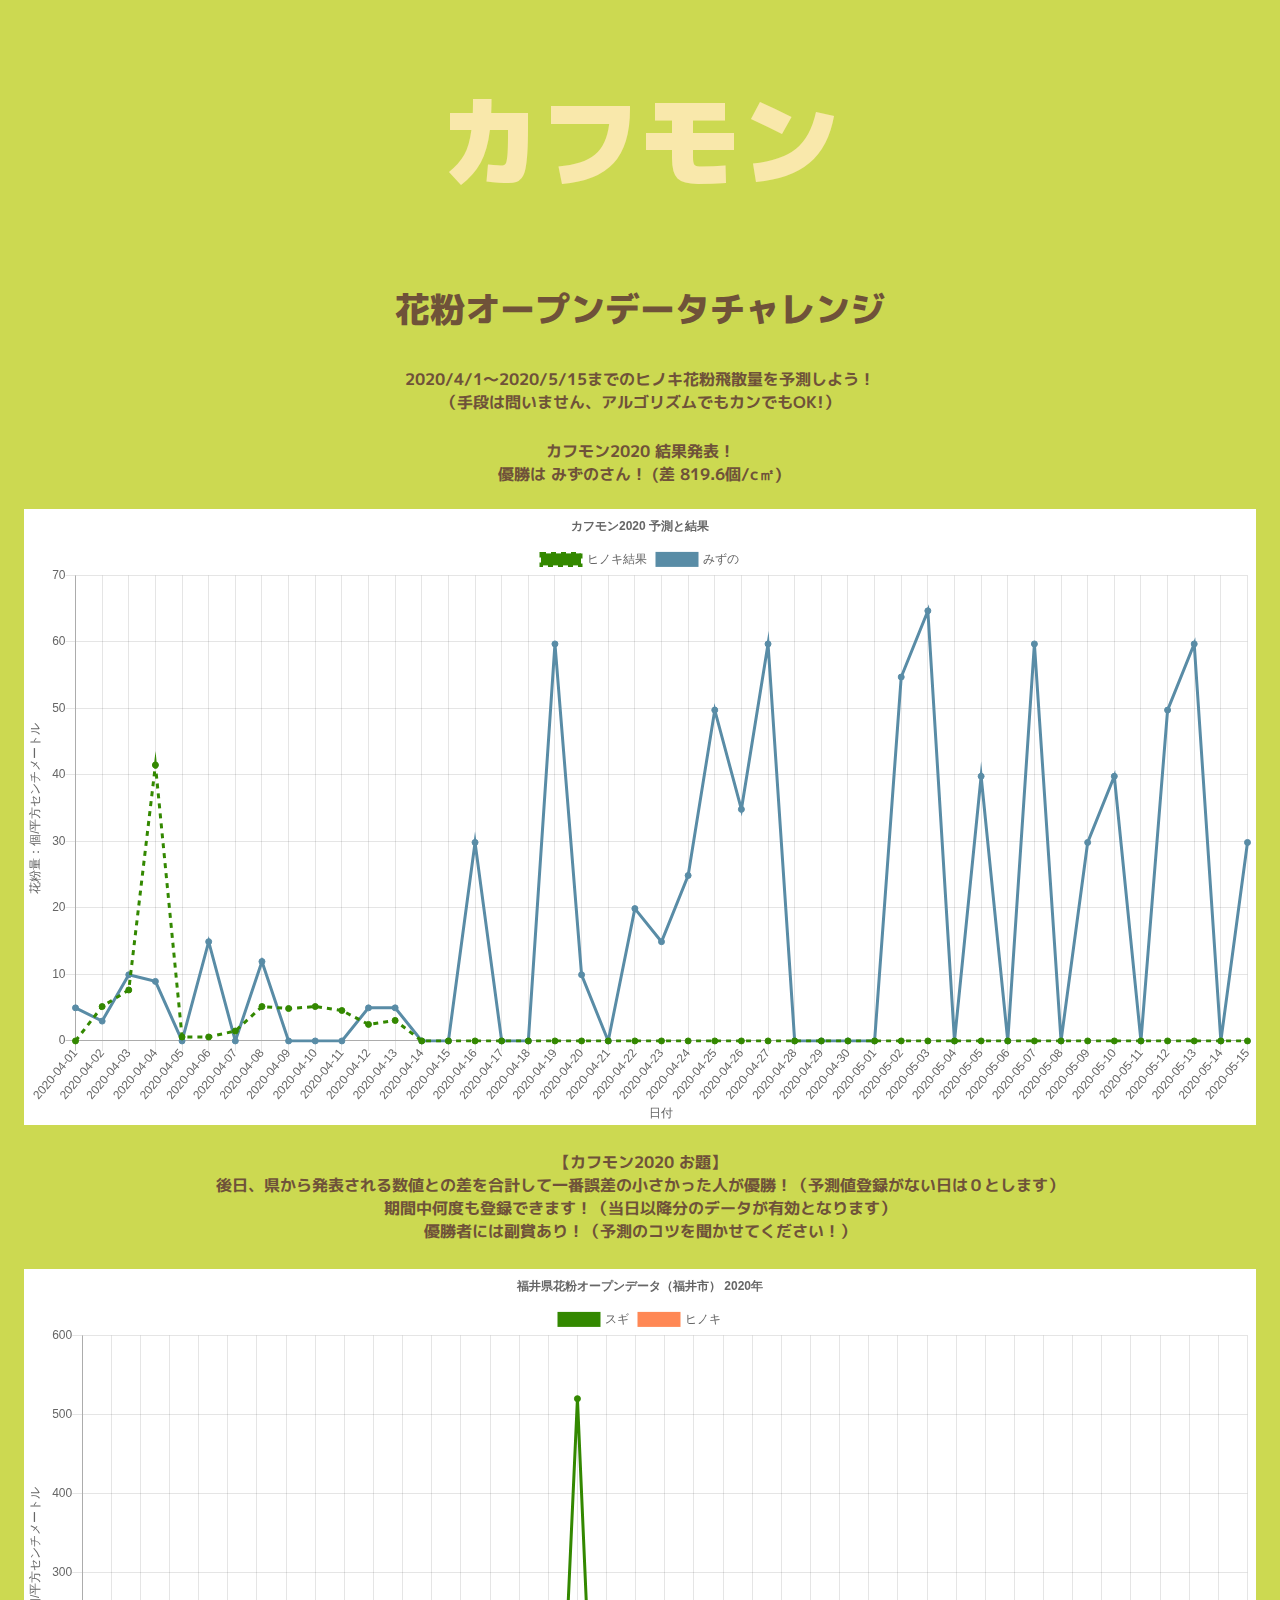
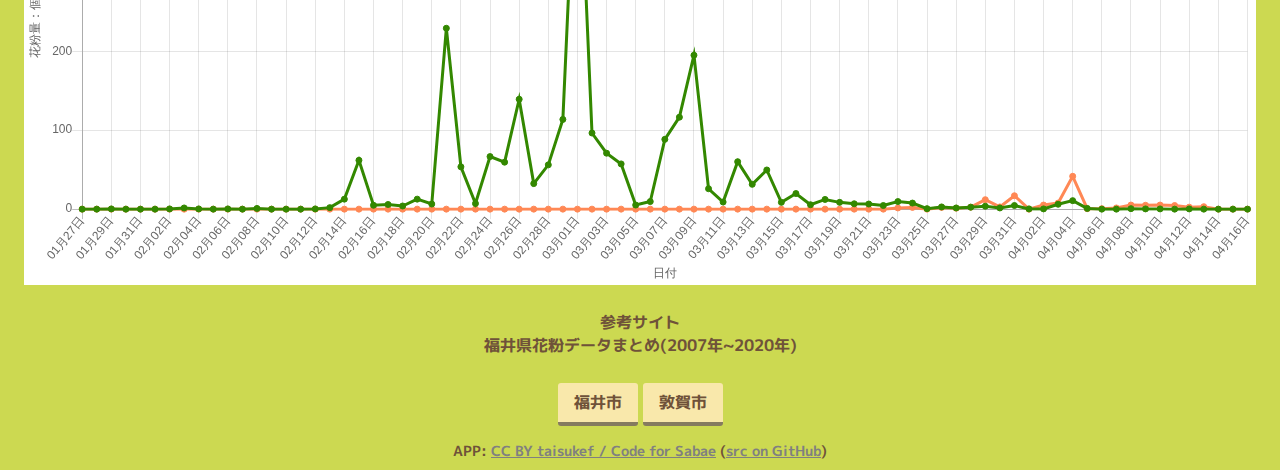
<file: index.html>
<!DOCTYPE html>
<html lang='ja'>

<head>
	<meta charset='utf-8' />
	<title>カフモン - 花粉オープンデータチャレンジ</title>
	<meta property="og:title" content="カフモン - 花粉オープンデータチャレンジ"/>
	<meta property="og:description" content="2020/4/1〜2020/5/15までのヒノキ花粉飛散量を予測しよう！（手段は問いません、アルゴリズムでもカンでもOK!）"/>
	<link rel="icon" type="image/png" href="kafumon_icon.png"/>
	<link rel="apple-touch-icon" href="kafumon_icon.png"/>
	<meta name="msapplication-square310x310logo" content="kafumon_icon.png"/>
	<meta name="twitter:card" content="summary_large_image"/>
	<meta property="og:image"  content="https://code4sabae.github.io/kafumon/kafumon_ogp.png"/>
	<meta name="twitter:image" content="https://code4sabae.github.io/kafumon/kafumon_ogp.png"/>

	<link rel="stylesheet" href="index.css">
	<meta name="viewport" content="width=device-width, initial-scale=1.0">
	<meta name="format-detection" content="telephone=no">

</head>

<body>
	<div id="main">
		<h1 id="oomidashi">カフモン</h1>
		<h1 id="midashi">花粉オープンデータチャレンジ</h1>

		<p class="sentence">
			2020/4/1〜2020/5/15までのヒノキ花粉飛散量を予測しよう！<br>
			（手段は問いません、アルゴリズムでもカンでもOK!）<br>
		</p>

		<!--
		<a href="https://docs.google.com/forms/d/e/1FAIpQLSd2Y0Mo4YbKor6JgJ4jZ_Gp6GO5upvWaQFGRDaDZz7jaGF-CA/viewform"
			class="btn_join">参加はこちら></a><br>
		-->

		<div class="result">
			カフモン2020 結果発表！<br>
			優勝は <span id=winner></span><br>
			<br>
			<canvas id="chart2" style="background:white"></canvas>
		</div>

		<p class="sentence">
			【カフモン2020 お題】<br>
			後日、県から発表される数値との差を合計して一番誤差の小さかった人が優勝！（予測値登録がない日は０とします）<br>
			期間中何度も登録できます！（当日以降分のデータが有効となります）<br>
			優勝者には副賞あり！（予測のコツを聞かせてください！）
		</p>


		<div class="result">
			<canvas id="chart" style="background:white"></canvas>
		</div>

	</div>


	<div id=data>
		<p class="sentence">
			参考サイト<br>
			福井県花粉データまとめ(2007年~2020年)
		</p>
		<div class="data_access">
			<a href="kafun-fukui.html" class="btn_access">福井市</a>
			<a href="kafun-tsuruga.html" class="btn_access">敦賀市</a>
		</div>
	</div>

	</div>

	<div id='credit'>
		APP: <a href=https://fukuno.jig.jp/2805>CC BY taisukef / Code for Sabae</a> (<a href="https://github.com/code4sabae/kafumon/">src on GitHub</a>)<br>
	</div>

<script type="module">

import Chart from './lib/Chart.mjs'
import util from './lib/util.mjs'

const showData = (json) => {
	const label = json.map(d => d[''])
	const sugi = json.map(d => parseFloat(d['スギ']))
	const hinoki = json.map(d => parseFloat(d['ヒノキ']))

	const config = {
		type: 'line',
		data: {
			labels: label,
			datasets: [{
				label: 'スギ',
				backgroundColor: '#380',
				borderColor: '#380',
				lineTension: 0,
				fill: false,
				data: sugi,
			}, {
				label: 'ヒノキ',
				backgroundColor: '#f85',
				borderColor: '#f85',
				// borderDash: [5, 5],
				lineTension: 0,
				fill: false,
				data: hinoki,
			}]
		},
		options: {
			responsive: true,
			title: { display: true, text: '福井県花粉オープンデータ（福井市） 2020年' },
			tooltips: { mode: 'index', intersect: false },
			hover: { mode: 'nearest', intersect: true },
			scales: {
				xAxes: [{
					display: true,
					scaleLabel: { display: true, labelString: '日付' }
				}],
				yAxes: [{
					display: true,
					scaleLabel: { display: true, labelString: '花粉量：個/平方センチメートル' }
				}]
			}
		}
	}
	new Chart.Chart(chart, config)
}
const parseDate = s => {
	return '2020-' + s.substring(0, 2) + '-' + s.substring(3, 5)
}
const showResult = (json, predict) => {
	const label = []
	const data = {}
	const sumres = {}
	for (const c in predict[0]) {
		if (c === 'date') { continue }
		data[c] = []
		sumres[c] = 0
	}
	const result = []
	for (let i = new Date('2020-04-01').getTime(); i <= new Date('2020-05-15').getTime(); i += 24 * 60 * 60 * 1000) {
		const date = util.formatYMD(new Date(i))
		label.push(date)
		const res = json.find(r => parseDate(r['']) === date)
		const nres = res ? parseFloat(res['ヒノキ']) : 0
		result.push(nres)
		for (const d in data) {
			const n = predict.find(p => p.date === date)[d] || 0
			data[d].push(n)
			const dif = Math.abs(nres - n)
			sumres[d] += dif
		}
	}
	let cwinner = null
	let nwinner = 1 << 30
	for (const c in sumres) {
		if (sumres[c] < nwinner) {
			nwinner = sumres[c]
			cwinner = c
		}
	}
	winner.textContent = cwinner + 'さん！ (差 ' + nwinner + '個/c㎡)'

	const datasets = []
	datasets.push({
		label: 'ヒノキ結果',
		backgroundColor: '#380',
		borderColor: '#380',
		lineTension: 0,
		borderDash: [5, 5],
		fill: false,
		data: result
	})
	for (const d in data) {
		const col = 'hsl(200, 30%, 50%)'
		datasets.push({
			label: d,
			backgroundColor: col,
			borderColor: col,
			lineTension: 0,
			fill: false,
			data: data[d]
		})
	}

	const config = {
		type: 'line',
		data: {
			labels: label,
			datasets: datasets
		},
		options: {
			responsive: true,
			title: { display: true, text: 'カフモン2020 予測と結果' },
			tooltips: { mode: 'index', intersect: false },
			hover: { mode: 'nearest', intersect: true },
			scales: {
				xAxes: [{
					display: true,
					scaleLabel: { display: true, labelString: '日付' }
				}],
				yAxes: [{
					display: true,
					scaleLabel: { display: true, labelString: '花粉量：個/平方センチメートル' }
				}]
			}
		}
	}
	console.log(config)
	new Chart.Chart(chart2, config)
}

const main = async () => {
	const url = 'data/r2_kahun_fukui.csv'
	const json = await util.fetchCSVtoJSON(url)
	console.log(json)
	showData(json)

	const urlp = 'data/kafumon2020.csv'
	const pdata = await util.fetchCSVtoJSON(urlp)
	console.log(pdata)
	showResult(json, pdata)
}
main()

</script>

</body>

</html>
</file>
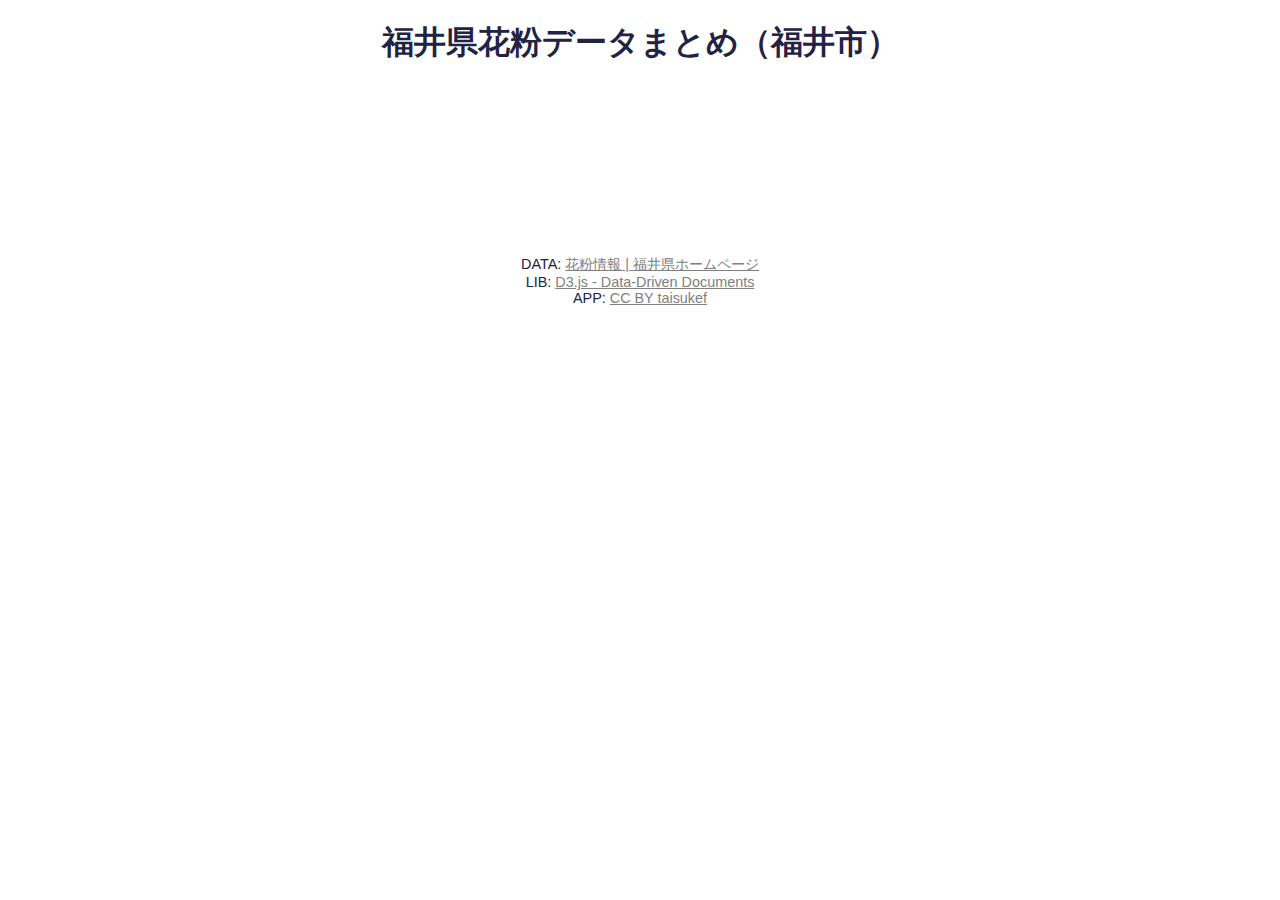
<file: kafun-fukui.html>
<!DOCTYPE html>
<!-- (c)taisukef CC BY  http://fukuno.jig.jp/ -->
<html>
<head>
<meta charset='utf-8'/>
<meta http-equiv="content-language" content="ja">
<title>福井県花粉データまとめ（福井市）</title>
<meta property="og:image" content="kafun-fukui.png">
<link rel="apple-touch-icon" href="kafun-fukui.png"/>
<meta name="viewport" content="width=device-width, initial-scale=1.0, maximum-scale=1.0, minimum-scale=1.0, user-scalable=no, target-densitydpi=medium-dpi">
<meta name="format-detection" content="telephone=no">
<script src="https://d3js.org/d3.v3.min.js"></script>
<script src="lib/fukuno.js"></script>
<script src="lib/csv.js"></script>
<script>"use strict";

var place_fukui = "fukui";
var place_tsuruga = "tsuruga";
//var place = place_tsuruga;
var place = place_fukui;

const year2wareki = function(year) {
	if (year < 2020)
		return "h" + (year - 1988)
	return "r" + (year - 2018)
}
var getKafunLevelURL = function(year) {
	const wa = year2wareki(year) // "h" + (year - 1988);
	const url = "http://www.pref.fukui.lg.jp/doc/toukei-jouhou/opendata/list10_kahun_d/fil/" + wa + "_kahun_" + place + ".csv"
	return url
}
var getKafunLevel = function(year, callback) {
	var url = getKafunLevelURL(year);
	//console.log(url)
	getJSON(url, function(data) {
		callback(year, data);
	}, "SJIS");
};

var showTable = function(data, f) {
	var s = "<table>";
	var thtd = "th";
	for (var i = 0; i < data.length; i++) {
		s += "<tr>";
		var d = data[i];
		for (var j = 0; j < d.length; j++) {
			s += "<" + thtd + ">" + (f ? f(data[0][j], d[j], d, i) : d[j]) + "</" + thtd + ">";
		}
		s += "</tr>";
		thtd = "td";
	}
	s += "</table>";
	meters.innerHTML = s;
};

// D3 color
var colorCategoryScale = d3.scale.category20();
var makeColors = function() {
	var css = create("style");
	var thcss = "";
	for (var i = 0; i < 20; i++) {
		thcss += "table tr:nth-child(" + (i + 2) + ") td:nth-child(1) { color: white; background-color: " + colorCategoryScale(i) + "; }\n";
	}
	css.innerHTML = thcss;
	document.body.append(css);
};

// kafun
var kafun = [];
kafun.push([ "年", "スギ最大", "スギ総和", "スギ欠測日", "ヒノキ最大", "ヒノキ総和", "ヒノキ欠測日" ]);

var showKafunTable = function() {
	showTable(kafun, function(name, val, data, nrow) {
		if (nrow == 0)
			return val;
		if (name == "年") {
			var link = getKafunLevelURL(val);
			return "<a href=" + link + " target=_blank>" + val + "</a>";
		} else if (name != "年" && !name.endsWith("日")) {
			return fixfloat(val, 1);
			/*name.endsWith("最大")) {
			var sval = "" + val;
			if (sval.indexOf(".") == -1)
				return sval + ".0";
			return sval;
			*/
		}
		/*
		if (name == "場所") {
			var link = "https://www.google.co.jp/maps?ll=" + val;
			return "<a href=" + link + " target=_blank>" + val + "</a>";
		} else {
			var id = parseInt(data[3], 16);
			var link = "javascript:showID(" + id + ")";
			return "<a href=" + link + " class=showid>" + val + "</a>";
		}
		*/
		return val;
	});
};

window.onload = function() {
	makeColors();
	
	var sugidata = {};
	var hinokidata = {};
	
	var startyear = 2007;
	if (document.location.hash == "#latest")
		startyear = new Date().getFullYear() - 1;
	
	for (var i = startyear; i <= new Date().getFullYear(); i++) {
		getKafunLevel(i, function(year, data) {
			// https://github.com/d3/d3-3.x-api-reference/blob/master/Time-Formatting.md
			// %Y-%m-%d
//		var parse1 = d3.time.format("%m月%d日").parse;
			var parse2 = d3.time.format("%Y年%m月%d日").parse;
			
			var sugi = [];
			var hinoki = [];
			var sugimax = 0;
			var hinokimax = 0;
			var sugisum = 0;
			var hinokisum = 0;
			var sugideny = 0;
			var hinokideny = 0;
			for (var i = 1; i < data.length; i++) {
				var d = data[i];
				if (d.length < 4)
					break;
				var dt = parse2(d[0]);
				if (!dt) {
					dt = parse2(year + "年" + d[0]);
					if (!dt)
						continue
				}
				dt.setFullYear(2000);
				
				var vsugi = parseFloat(d[1]);
				if (isNaN(vsugi)) {
					sugideny++;
					vsugi = 0;
				}
				var vhinoki = parseFloat(d[2]);
				if (isNaN(vhinoki)) {
					hinokideny++;
					vhinoki = 0;
				}
				sugi.push({ dt: dt, value: vsugi, org: d[1] });
				hinoki.push({ dt: dt, value: vhinoki, org: d[2] });
				//console.log(dt + " " + d[0]);
				
				sugisum += vsugi;
				hinokisum += vhinoki;
				
				sugimax = Math.max(sugimax, vsugi);
				hinokimax = Math.max(hinokimax, vhinoki);
			}
			if (sugi.length > 0) {
				sugidata[year] = sugi;
				hinokidata[year] = hinoki;
				makeGraph("graph_d", sugidata, "sugi");
				makeGraph("graph_t", hinokidata, "hinoki");
				
				kafun.push([ year, sugimax, sugisum, sugideny, hinokimax, hinokisum, hinokideny ]);
				kafun.sort(function(a, b) {
					var va = a[0] == "年" ? 10000 : a[0];
					var vb = b[0] == "年" ? 10000 : b[0];
					return vb - va;
				});
				showKafunTable();
			}
		});
	}
};

// graph
var makeGraph = function(svgid, kdata, valname) {
	clear(svgid);
	var margin = { top: 20, right: 20, bottom: 30, left: 50 };
	var width = document.body.clientWidth - margin.left - margin.right;
	var height = width / 2 - margin.top - margin.bottom;
	 
	var svg = d3.select("#" + svgid)
		.attr("width", width + margin.left + margin.right)
		.attr("height", height + margin.top + margin.bottom)
		.append("g")
		.attr("transform", "translate(" + margin.left + "," + margin.top + ")");
	
	var min = 10000;
	var max = 0;
	var start = null;
	var end = null;
	for (var year in kdata) {
		var data = kdata[year];
		data.forEach(function(d) {
			var dt = d.dt;
			var val = d.value;
			if (!start)
				start = dt;
			if (!end)
				end = dt;
			if (dt < start)
				start = dt;
			if (dt > end)
				end = dt;
			
			if (val > max)
				max = val;
			else if (val < min)
				min = val;
		});
	};
//	console.log("minmax: " + min + " "+ max);
	
	var xScale = d3.scale.linear()
		.domain([ start, end ])
		.range([ 0, width ]);
	 
	var yScale = d3.scale.linear()
		.domain([ min, max ])
//		.domain([ 5000, 0 ])
//		.domain([ minv, maxv ])
		.range([ height, 0 ]);
	 
	// 軸
	var fix = function(s) {
		if (s < 10)
			return "0" + s;
		return s;
	};
	var xAxis = d3.svg.axis()
		.scale(xScale)
		.orient("bottom")
		.ticks(6)
//		.tickSize(6, -height)
		.tickFormat(function(n) {
			var d = new Date(n);
			return (d.getMonth() + 1) + "/" + d.getDate();
		})
		.innerTickSize(-height)  // 目盛線の長さ（内側）
		.outerTickSize(0) // 目盛線の長さ（外側）
		.tickPadding(6); // 目盛線とテキストの間の長さ

	
	svg.append("g")
		.attr("class", "x axis")
		.attr("transform", "translate(0," + height + ")")
		.call(xAxis);
	
	var yAxis = d3.svg.axis()
		.ticks(10) // 軸の区切り数
		.scale(yScale)
		.orient("left")
//		.tickSize(6, -width);
		.innerTickSize(-width)  // 目盛線の長さ（内側）
		.outerTickSize(0) // 目盛線の長さ（外側）
		.tickPadding(6); // 目盛線とテキストの間の長さ
	
	svg.append("g")
		.attr("class", "y axis")
		.call(yAxis)
		.append("text")
		.attr("y", -10)
		.attr("x", 10)
		.style("text-anchor", "end")
		.text(valname);
	
	// data
	var line = d3.svg.line()
		.x(function(d) { return xScale(d.dt); })
		.y(function(d) { return yScale(d.value); })
		.interpolate("linear"); // linear, cardinal 線の形を決める。
	
	let cnt = 0
	for (let year in kdata)
		cnt++
	for (var year in kdata) {
		var data = kdata[year];
		
		//console.log(year, cnt)
		var col = colorCategoryScale(--cnt);
		
		svg.append("path")
			.datum(data)
			.attr("class", "line")
			.attr("d", line)
			.attr("fill","none")
			.attr("stroke", col)
			.attr("stroke-width", year == 2020 ? 5 : 2);
		/*
		svg.selectAll("circle")
			.data(data1)
			.enter()
			.append("circle")
			.attr("r", 2)
			.attr("fill", col)
			.attr("cx", function(d) { return xScale(d.dt); })
			.attr("cy", function(d) { return yScale(d.value); });
		*/
	}
};

</script>
<style>
body {
	text-align: center;
	font-family: sans-serif;
	color: #224;
}
#credit {
	margin-top: 1em;
	font-size: 90%;
}
#credit a {
	color: gray !important;
}
table {
	border-collapse: collapse;
	border: 1px solid black;
	margin-left: auto;
	margin-right: auto;
	margin-bottom: 1em;
}
td, th {
	border: 1px solid black;
	text-align: left;
	padding: 0.1em 0.5em;
	font-size: 3vw;
}
th {
	font-size: 2.1vw;
	word-break: break-all;
	text-align: center;
}
td { /*:nth-child(2), td:nth-child(3) { */
	text-align: right;
}
td a {
	color: white !important;
}
.showid {
	text-decoration: none;
	color: black;
}
#debug {
	text-align: left;
}
#caption {
	font-size: 80%;
}
.axis text {
	font: 10px sans-serif;
}
.axis path, .axis line {
	fill: none;
	stroke: #000;
	stroke-width: 2;
	shape-rendering: crispEdges;
}
.tick line {
	opacity: 0.1;
}
#graph {
	width: 100%;
}
</style>
</head>
<body>

<h1>福井県花粉データまとめ（福井市）</h1>

<div id=meters></div>
<svg id=graph_d></svg>
<svg id=graph_t></svg>

<div id='credit'>
DATA: <a href=http://www.pref.fukui.lg.jp/doc/toukei-jouhou/opendata/list10_kahun.html target=_blank>花粉情報 | 福井県ホームページ</a><br>
LIB: <a href=https://d3js.org/>D3.js - Data-Driven Documents</a><br>
APP: <a href=http://fukuno.jig.jp/2104>CC BY taisukef</a><br>
</div>

</body>
</html>
</file>
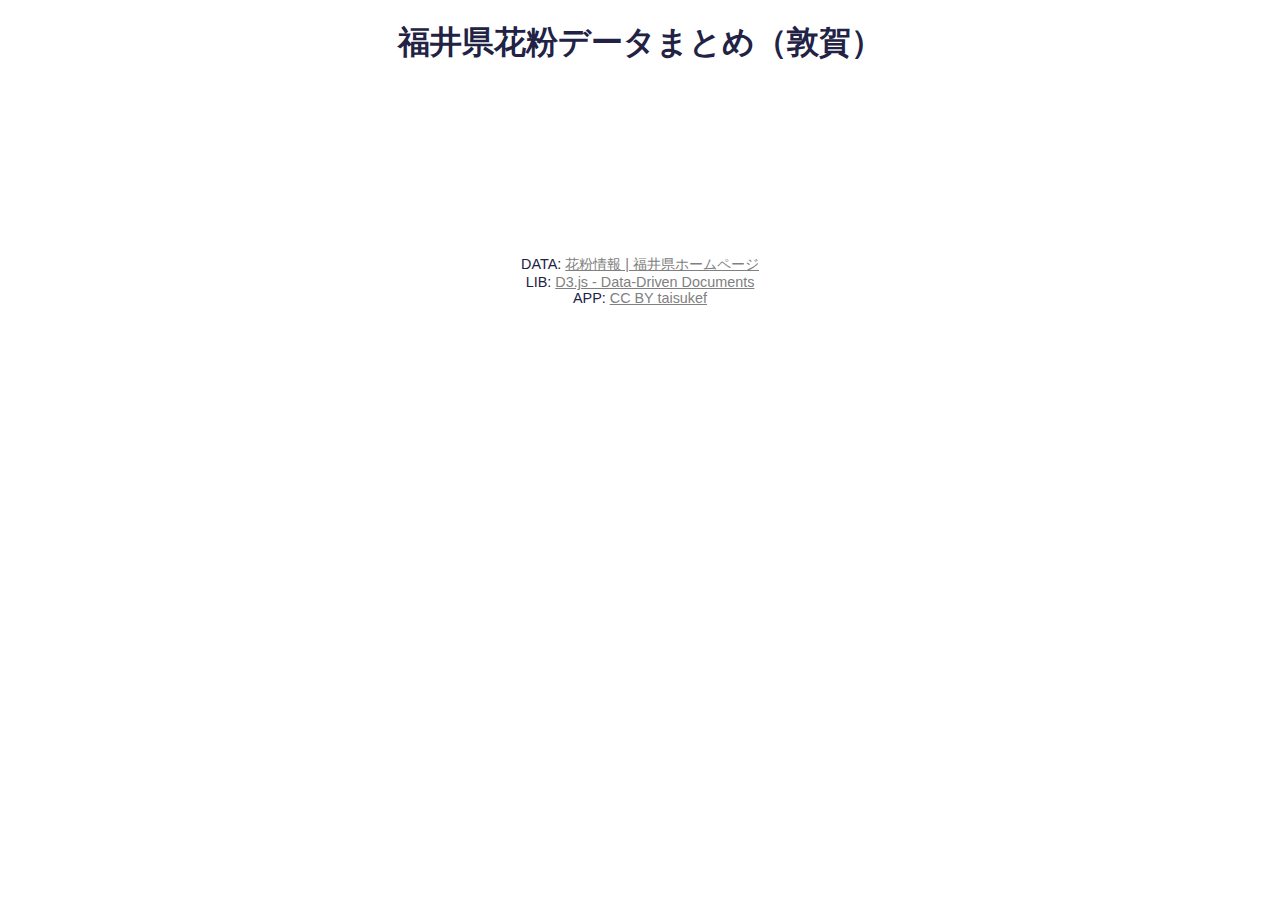
<file: kafun-tsuruga.html>
<!DOCTYPE html>
<!-- (c)taisukef CC BY  http://fukuno.jig.jp/ -->
<html>
<head>
<meta charset='utf-8'/>
<meta http-equiv="content-language" content="ja">
<title>福井県花粉データまとめ（敦賀）</title>
<meta property="og:image" content="kafun-tsuruga.png">
<link rel="apple-touch-icon" href="kafun-tsuruga.png"/>
<meta name="viewport" content="width=device-width, initial-scale=1.0, maximum-scale=1.0, minimum-scale=1.0, user-scalable=no, target-densitydpi=medium-dpi">
<meta name="format-detection" content="telephone=no">
<script src="https://d3js.org/d3.v3.min.js"></script>
<script src="lib/fukuno.js"></script>
<script src="lib/csv.js"></script>
<script>"use strict";

var place_fukui = "fukui";
var place_tsuruga = "tsuruga";
var place = place_tsuruga;
//var place = place_fukui;

var getKafunLevelURL = function(year) {
	var wa = "h" + (year - 1988);
	return "https://www.pref.fukui.lg.jp/doc/toukei-jouhou/opendata/list10_kahun_d/fil/" + wa + "_kahun_" + place + ".csv";
};

var getKafunLevel = function(year, callback) {
	var url = getKafunLevelURL(year);
	getJSON(url, function(data) {
		callback(year, data);
	}, "SJIS");
};

var showTable = function(data, f) {
	var s = "<table>";
	var thtd = "th";
	for (var i = 0; i < data.length; i++) {
		s += "<tr>";
		var d = data[i];
		for (var j = 0; j < d.length; j++) {
			s += "<" + thtd + ">" + (f ? f(data[0][j], d[j], d, i) : d[j]) + "</" + thtd + ">";
		}
		s += "</tr>";
		thtd = "td";
	}
	s += "</table>";
	meters.innerHTML = s;
};

// D3 color
var colorCategoryScale = d3.scale.category20();
var makeColors = function() {
	var css = create("style");
	var thcss = "";
	for (var i = 0; i < 20; i++) {
		thcss += "table tr:nth-child(" + (i + 2) + ") td:nth-child(1) { color: white; background-color: " + colorCategoryScale(i) + "; }\n";
	}
	css.innerHTML = thcss;
	document.body.append(css);
};

// kafun
var kafun = [];
kafun.push([ "年", "スギ最大", "スギ総和", "スギ欠測日", "ヒノキ最大", "ヒノキ総和", "ヒノキ欠測日" ]);

var showKafunTable = function() {
	showTable(kafun, function(name, val, data, nrow) {
		if (nrow == 0)
			return val;
		if (name != "年" && !name.endsWith("日")) {
			return fixfloat(val, 1);
			/*name.endsWith("最大")) {
			var sval = "" + val;
			if (sval.indexOf(".") == -1)
				return sval + ".0";
			return sval;
			*/
		}
		/*
		if (name == "場所") {
			var link = "https://www.google.co.jp/maps?ll=" + val;
			return "<a href=" + link + " target=_blank>" + val + "</a>";
		} else {
			var id = parseInt(data[3], 16);
			var link = "javascript:showID(" + id + ")";
			return "<a href=" + link + " class=showid>" + val + "</a>";
		}
		*/
		return val;
	});
};

window.onload = function() {
	makeColors();
	
	var sugidata = {};
	var hinokidata = {};
	
	for (var i = 2007; i <= new Date().getFullYear(); i++) {
		getKafunLevel(i, function(year, data) {
			// https://github.com/d3/d3-3.x-api-reference/blob/master/Time-Formatting.md
			// %Y-%m-%d
//			var parse1 = d3.time.format("%m月%d日").parse;
			var parse2 = d3.time.format("%Y年%m月%d日").parse;
			
			var sugi = [];
			var hinoki = [];
			var sugimax = 0;
			var hinokimax = 0;
			var sugisum = 0;
			var hinokisum = 0;
			var sugideny = 0;
			var hinokideny = 0;
			for (var i = 1; i < data.length; i++) {
				var d = data[i];
				if (d.length < 4)
					break;
				var dt = parse2(d[0]);
				if (!dt) {
					dt = parse2(year + "年" + d[0]);
				}
				dt.setFullYear(2000);
				
				var vsugi = parseFloat(d[1]);
				if (isNaN(vsugi)) {
					sugideny++;
					vsugi = 0;
				}
				var vhinoki = parseFloat(d[2]);
				if (isNaN(vhinoki)) {
					hinokideny++;
					vhinoki = 0;
				}
				sugi.push({ dt: dt, value: vsugi, org: d[1] });
				hinoki.push({ dt: dt, value: vhinoki, org: d[2] });
				//console.log(dt + " " + d[0]);
				
				sugisum += vsugi;
				hinokisum += vhinoki;
				
				sugimax = Math.max(sugimax, vsugi);
				hinokimax = Math.max(hinokimax, vhinoki);
			}
			if (sugi.length > 0) {
				sugidata[year] = sugi;
				hinokidata[year] = hinoki;
				makeGraph("graph_d", sugidata, "sugi");
				makeGraph("graph_t", hinokidata, "hinoki");
				
				kafun.push([ year, sugimax, sugisum, sugideny, hinokimax, hinokisum, hinokideny ]);
				kafun.sort(function(a, b) {
					var va = a[0] == "年" ? 10000 : a[0];
					var vb = b[0] == "年" ? 10000 : b[0];
					return vb - va;
				});
				showKafunTable();
			}
		});
	}
};

// graph
var makeGraph = function(svgid, kdata, valname) {
	clear(svgid);
	var margin = { top: 20, right: 20, bottom: 30, left: 50 };
	var width = document.body.clientWidth - margin.left - margin.right;
	var height = width / 2 - margin.top - margin.bottom;
	 
	var svg = d3.select("#" + svgid)
		.attr("width", width + margin.left + margin.right)
		.attr("height", height + margin.top + margin.bottom)
		.append("g")
		.attr("transform", "translate(" + margin.left + "," + margin.top + ")");
	
	var min = 10000;
	var max = 0;
	var start = null;
	var end = null;
	for (var year in kdata) {
		var data = kdata[year];
		data.forEach(function(d) {
			var dt = d.dt;
			var val = d.value;
			if (!start)
				start = dt;
			if (!end)
				end = dt;
			if (dt < start)
				start = dt;
			if (dt > end)
				end = dt;
			
			if (val > max)
				max = val;
			else if (val < min)
				min = val;
		});
	};
//	console.log("minmax: " + min + " "+ max);
	
	var xScale = d3.scale.linear()
		.domain([ start, end ])
		.range([ 0, width ]);
	 
	var yScale = d3.scale.linear()
		.domain([ min, max ])
//		.domain([ 5000, 0 ])
//		.domain([ minv, maxv ])
		.range([ height, 0 ]);
	 
	// 軸
	var fix = function(s) {
		if (s < 10)
			return "0" + s;
		return s;
	};
	var xAxis = d3.svg.axis()
		.scale(xScale)
		.orient("bottom")
		.ticks(6)
//		.tickSize(6, -height)
		.tickFormat(function(n) {
			var d = new Date(n);
			return (d.getMonth() + 1) + "/" + d.getDate();
		})
		.innerTickSize(-height)  // 目盛線の長さ（内側）
		.outerTickSize(0) // 目盛線の長さ（外側）
		.tickPadding(6); // 目盛線とテキストの間の長さ

	
	svg.append("g")
		.attr("class", "x axis")
		.attr("transform", "translate(0," + height + ")")
		.call(xAxis);
	
	var yAxis = d3.svg.axis()
		.ticks(10) // 軸の区切り数
		.scale(yScale)
		.orient("left")
//		.tickSize(6, -width);
		.innerTickSize(-width)  // 目盛線の長さ（内側）
		.outerTickSize(0) // 目盛線の長さ（外側）
		.tickPadding(6); // 目盛線とテキストの間の長さ
	
	svg.append("g")
		.attr("class", "y axis")
		.call(yAxis)
		.append("text")
		.attr("y", -10)
		.attr("x", 10)
		.style("text-anchor", "end")
		.text(valname);
	
	// data
	var line = d3.svg.line()
		.x(function(d) { return xScale(d.dt); })
		.y(function(d) { return yScale(d.value); })
		.interpolate("linear"); // linear, cardinal 線の形を決める。
	
	var cnt = 0;
	for (var year in kdata) {
		var data = kdata[year];
		
		var col = colorCategoryScale(cnt++);
		
		svg.append("path")
			.datum(data)
			.attr("class", "line")
			.attr("d", line)
			.attr("fill","none")
			.attr("stroke", col)
			.attr("stroke-width", 2);
		/*
		svg.selectAll("circle")
			.data(data1)
			.enter()
			.append("circle")
			.attr("r", 2)
			.attr("fill", col)
			.attr("cx", function(d) { return xScale(d.dt); })
			.attr("cy", function(d) { return yScale(d.value); });
		*/
	}
};

</script>
<style>
body {
	text-align: center;
	font-family: sans-serif;
	color: #224;
}
#credit {
	margin-top: 1em;
	font-size: 90%;
}
#credit a {
	color: gray !important;
}
table {
	border-collapse: collapse;
	border: 1px solid black;
	margin-left: auto;
	margin-right: auto;
}
td, th {
	border: 1px solid black;
	text-align: left;
	padding: 0.1em 0.5em;
	word-break: break-all;
}
td { /*:nth-child(2), td:nth-child(3) { */
	text-align: right;
}
.showid {
	text-decoration: none;
	color: black;
}
#debug {
	text-align: left;
}
#caption {
	font-size: 80%;
}
.axis text {
	font: 10px sans-serif;
}
.axis path, .axis line {
	fill: none;
	stroke: #000;
	stroke-width: 2;
	shape-rendering: crispEdges;
}
.tick line {
	opacity: 0.1;
}
#graph {
	width: 100%;
}
</style>
</head>
<body>

<h1>福井県花粉データまとめ（敦賀）</h1>

<div id=meters></div>
<svg id=graph_d></svg>
<svg id=graph_t></svg>

<div id='credit'>
DATA: <a href=https://www.pref.fukui.lg.jp/doc/toukei-jouhou/opendata/list10_kahun.html target=_blank>花粉情報 | 福井県ホームページ</a><br>
LIB: <a href=https://d3js.org/>D3.js - Data-Driven Documents</a><br>
APP: <a href=https://fukuno.jig.jp/2104>CC BY taisukef</a><br>
</div>

</body>
</html>
</file>
<file: index.css>
/*グーグルフォントのリンク*/
@import url('https://fonts.googleapis.com/css2?family=M+PLUS+1p:wght@700;800;900&display=swap');

body{
    background: #CCD951;
}

h1#oomidashi{
    font-size: 100px;
    font-weight: 900;
    text-align: center;
    font-family: 'M PLUS 1p', sans-serif;
    color: #F9E8AB;
}

h1#midashi{
    font-size: 35px;
    font-weight: 800;
    text-align: center;
    font-family: 'M PLUS 1p', sans-serif;
    color:#6F5239;
}

body {
    text-align: center;
    font-family: 'M PLUS 1p', sans-serif;
    font-weight: 700;
    color:#6F5239;
}

.sentence{
    padding:10px;
}

.btn_join {
    display: inline-block;
    padding: 0.5em 1em;
    text-decoration: none;
    background: #679641;/*ボタン色*/
    color: #FFF;
    border-bottom: solid 4px #3d6850;
    border-radius: 3px;
}

.btn_join:active {
    /*ボタンを押したとき*/
    -webkit-transform: translateY(4px);
    transform: translateY(4px);/*下に動く*/
    box-shadow: 0px 0px 1px rgba(0, 0, 0, 0.2);/*影を小さく*/
    border-bottom: none;
}

.btn_access {
    display: inline-block;
    padding: 0.5em 1em;
    text-decoration: none;
    background: #F9E8AB;/*ボタン色*/
    color: #6F5239;
    border-bottom: solid 4px #857b5f;
    border-radius: 3px;
}

.btn_access:active {
    /*ボタンを押したとき*/
    -webkit-transform: translateY(4px);
    transform: translateY(4px);/*下に動く*/
    box-shadow: 0px 0px 1px rgba(0, 0, 0, 0.2);/*影を小さく*/
    border-bottom: none;
}


#credit {
    margin-top: 1em;
    font-size: 90%;
}

#main>div {
    margin: 1em;
}

#credit a {
    color: gray !important;
}
</file>
